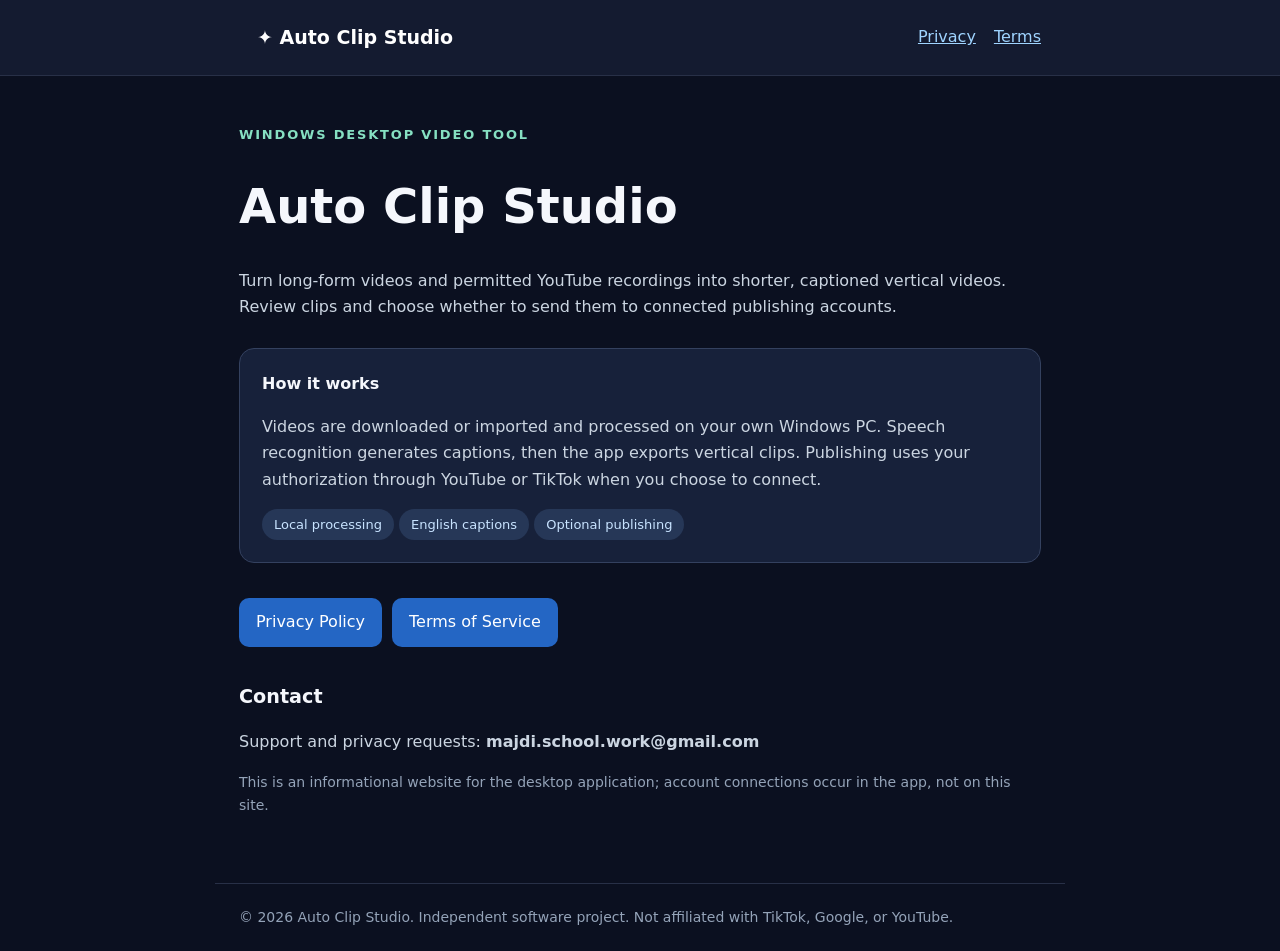
<file: index.html>
<!doctype html><html lang="en"><head><meta charset="UTF-8"><meta name="viewport" content="width=device-width, initial-scale=1"><meta name="robots" content="index, follow"><title>Auto Clip Studio | Auto Clip Studio</title><meta name="description" content="Auto Clip Studio for Auto Clip Studio, a local Windows video clipping and publishing application."><link rel="stylesheet" href="style.css"></head><body><header><nav><a class="brand" href="index.html">✦ Auto Clip Studio</a><span><a href="privacy.html">Privacy</a><a href="terms.html">Terms</a></span></nav></header><main><div class="eyebrow">Windows desktop video tool</div><h1>Auto Clip Studio</h1><p>Turn long-form videos and permitted YouTube recordings into shorter, captioned vertical videos. Review clips and choose whether to send them to connected publishing accounts.</p><div class="panel"><strong>How it works</strong><p>Videos are downloaded or imported and processed on your own Windows PC. Speech recognition generates captions, then the app exports vertical clips. Publishing uses your authorization through YouTube or TikTok when you choose to connect.</p><span class="pill">Local processing</span> <span class="pill">English captions</span> <span class="pill">Optional publishing</span></div><a class="btn" href="privacy.html">Privacy Policy</a><a class="btn" href="terms.html">Terms of Service</a><h2>Contact</h2><p>Support and privacy requests: <strong>majdi.school.work@gmail.com</strong></p><p class="muted">This is an informational website for the desktop application; account connections occur in the app, not on this site.</p></main><footer>© 2026 Auto Clip Studio. Independent software project. Not affiliated with TikTok, Google, or YouTube.</footer></body></html>
</file>
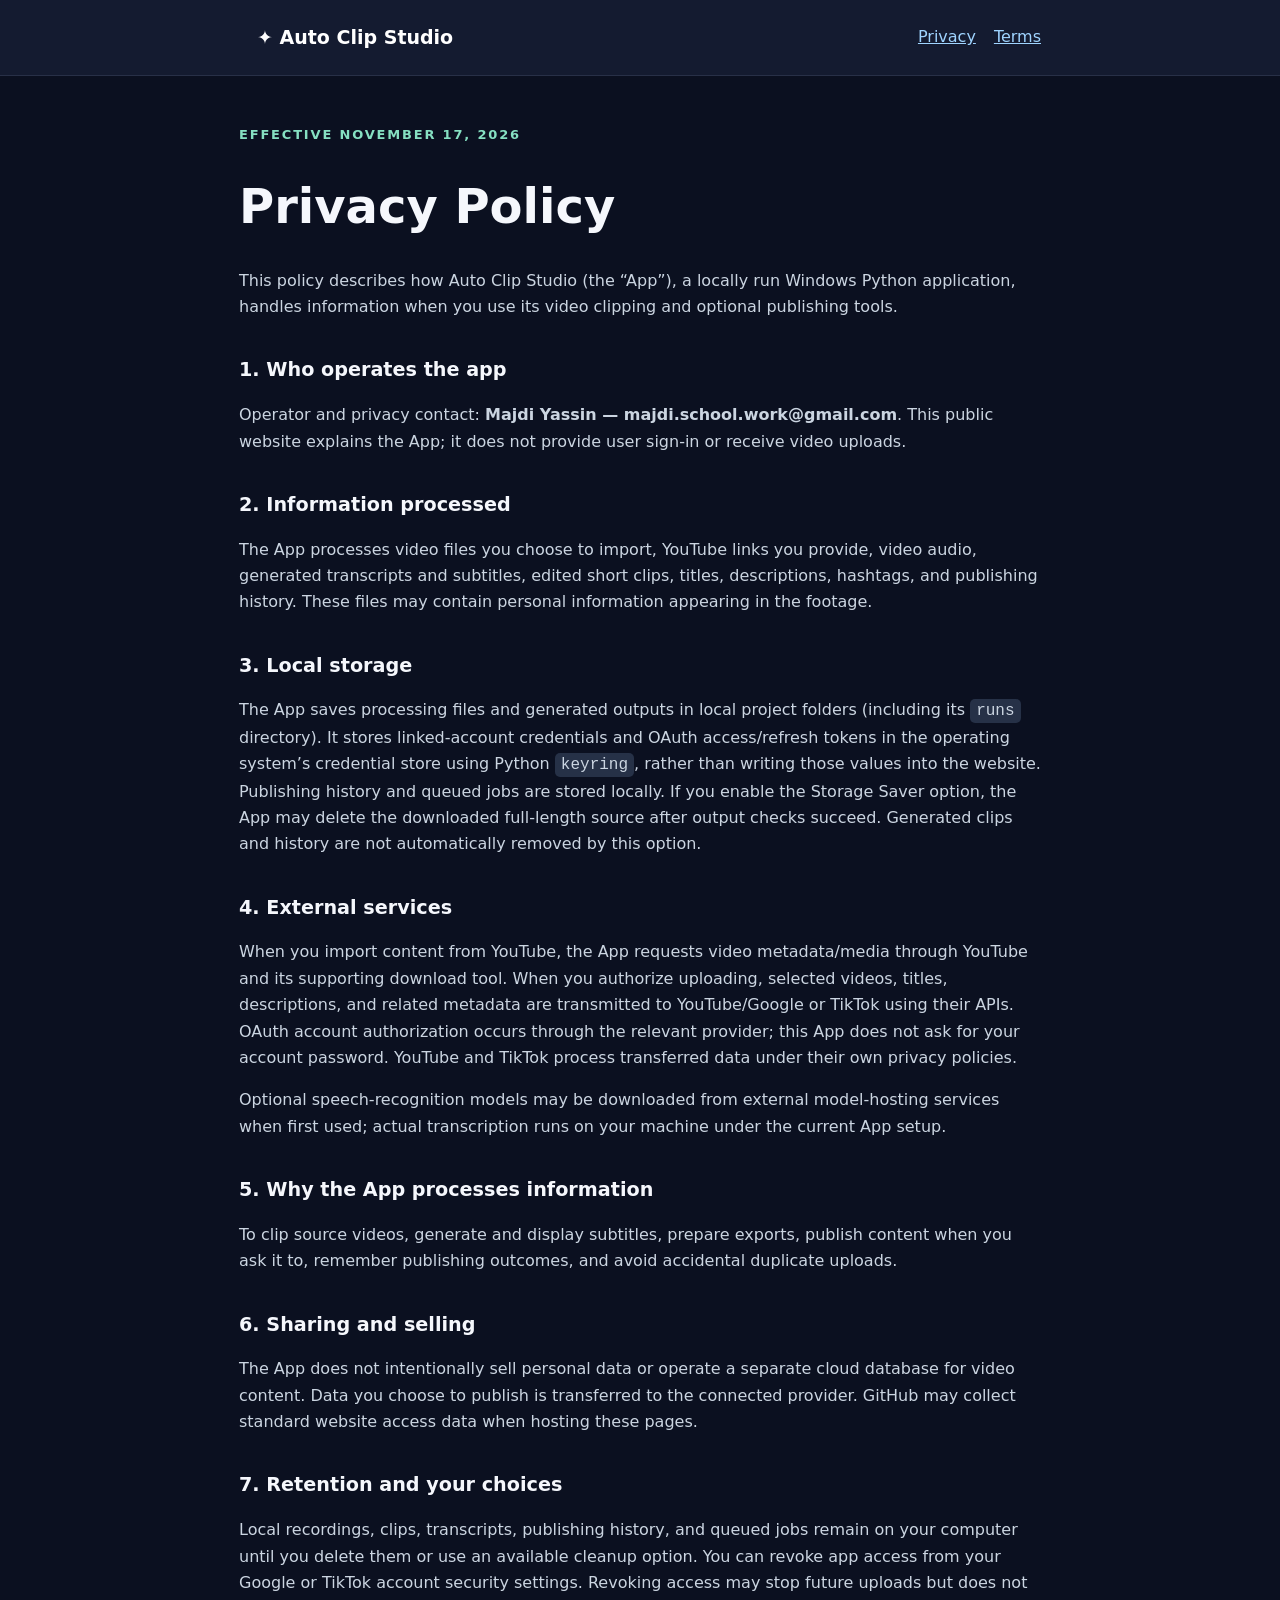
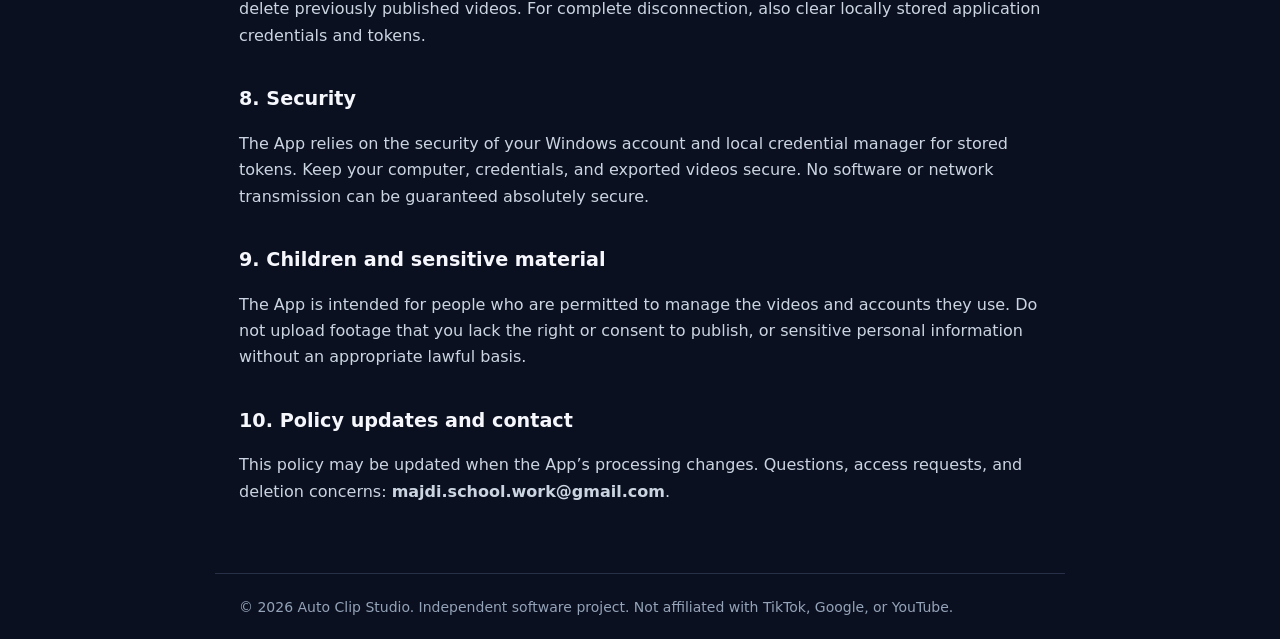
<file: privacy.html>
<!doctype html><html lang="en"><head><meta charset="UTF-8"><meta name="viewport" content="width=device-width, initial-scale=1"><meta name="robots" content="index, follow"><title>Privacy Policy | Auto Clip Studio</title><meta name="description" content="Privacy Policy for Auto Clip Studio, a local Windows video clipping and publishing application."><link rel="stylesheet" href="style.css"></head><body><header><nav><a class="brand" href="index.html">✦ Auto Clip Studio</a><span><a href="privacy.html">Privacy</a><a href="terms.html">Terms</a></span></nav></header><main><div class="eyebrow">Effective November 17, 2026</div><h1>Privacy Policy</h1><p>This policy describes how Auto Clip Studio (the “App”), a locally run Windows Python application, handles information when you use its video clipping and optional publishing tools.</p><h2>1. Who operates the app</h2><p>Operator and privacy contact: <strong>Majdi Yassin — majdi.school.work@gmail.com</strong>. This public website explains the App; it does not provide user sign-in or receive video uploads.</p><h2>2. Information processed</h2><p>The App processes video files you choose to import, YouTube links you provide, video audio, generated transcripts and subtitles, edited short clips, titles, descriptions, hashtags, and publishing history. These files may contain personal information appearing in the footage.</p><h2>3. Local storage</h2><p>The App saves processing files and generated outputs in local project folders (including its <code>runs</code> directory). It stores linked-account credentials and OAuth access/refresh tokens in the operating system’s credential store using Python <code>keyring</code>, rather than writing those values into the website. Publishing history and queued jobs are stored locally. If you enable the Storage Saver option, the App may delete the downloaded full-length source after output checks succeed. Generated clips and history are not automatically removed by this option.</p><h2>4. External services</h2><p>When you import content from YouTube, the App requests video metadata/media through YouTube and its supporting download tool. When you authorize uploading, selected videos, titles, descriptions, and related metadata are transmitted to YouTube/Google or TikTok using their APIs. OAuth account authorization occurs through the relevant provider; this App does not ask for your account password. YouTube and TikTok process transferred data under their own privacy policies.</p><p>Optional speech-recognition models may be downloaded from external model-hosting services when first used; actual transcription runs on your machine under the current App setup.</p><h2>5. Why the App processes information</h2><p>To clip source videos, generate and display subtitles, prepare exports, publish content when you ask it to, remember publishing outcomes, and avoid accidental duplicate uploads.</p><h2>6. Sharing and selling</h2><p>The App does not intentionally sell personal data or operate a separate cloud database for video content. Data you choose to publish is transferred to the connected provider. GitHub may collect standard website access data when hosting these pages.</p><h2>7. Retention and your choices</h2><p>Local recordings, clips, transcripts, publishing history, and queued jobs remain on your computer until you delete them or use an available cleanup option. You can revoke app access from your Google or TikTok account security settings. Revoking access may stop future uploads but does not delete previously published videos. For complete disconnection, also clear locally stored application credentials and tokens.</p><h2>8. Security</h2><p>The App relies on the security of your Windows account and local credential manager for stored tokens. Keep your computer, credentials, and exported videos secure. No software or network transmission can be guaranteed absolutely secure.</p><h2>9. Children and sensitive material</h2><p>The App is intended for people who are permitted to manage the videos and accounts they use. Do not upload footage that you lack the right or consent to publish, or sensitive personal information without an appropriate lawful basis.</p><h2>10. Policy updates and contact</h2><p>This policy may be updated when the App’s processing changes. Questions, access requests, and deletion concerns: <strong>majdi.school.work@gmail.com</strong>.</p></main><footer>© 2026 Auto Clip Studio. Independent software project. Not affiliated with TikTok, Google, or YouTube.</footer></body></html>
</file>
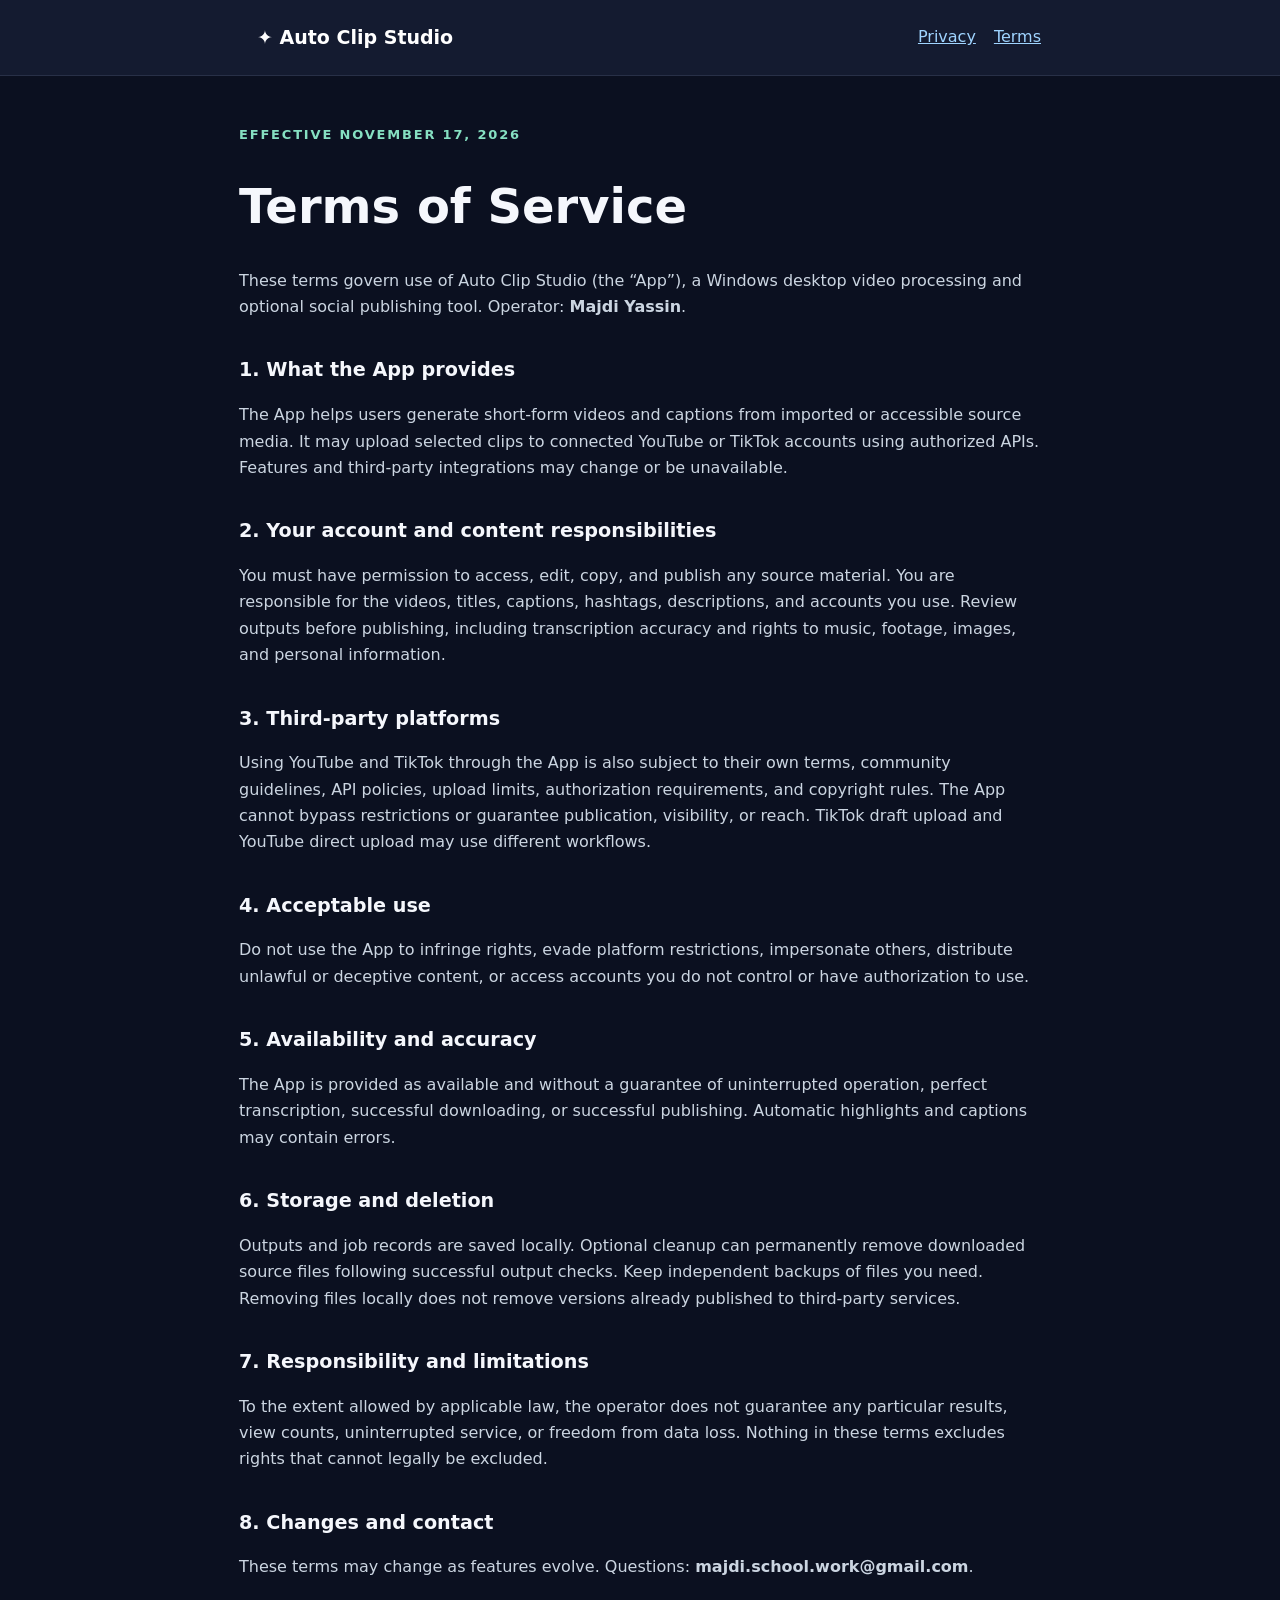
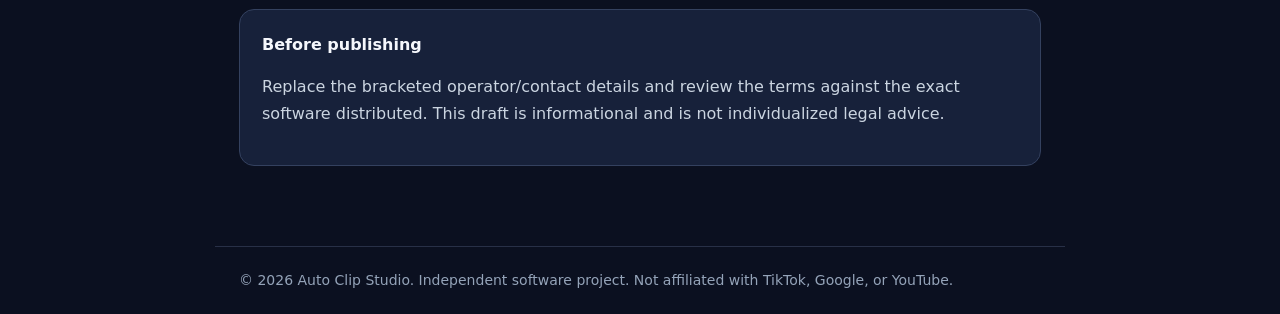
<file: terms.html>
<!doctype html><html lang="en"><head><meta charset="UTF-8"><meta name="viewport" content="width=device-width, initial-scale=1"><meta name="robots" content="index, follow"><title>Terms of Service | Auto Clip Studio</title><meta name="description" content="Terms of Service for Auto Clip Studio, a local Windows video clipping and publishing application."><link rel="stylesheet" href="style.css"></head><body><header><nav><a class="brand" href="index.html">✦ Auto Clip Studio</a><span><a href="privacy.html">Privacy</a><a href="terms.html">Terms</a></span></nav></header><main><div class="eyebrow">Effective November 17, 2026</div><h1>Terms of Service</h1><p>These terms govern use of Auto Clip Studio (the “App”), a Windows desktop video processing and optional social publishing tool. Operator: <strong>Majdi Yassin</strong>.</p><h2>1. What the App provides</h2><p>The App helps users generate short-form videos and captions from imported or accessible source media. It may upload selected clips to connected YouTube or TikTok accounts using authorized APIs. Features and third-party integrations may change or be unavailable.</p><h2>2. Your account and content responsibilities</h2><p>You must have permission to access, edit, copy, and publish any source material. You are responsible for the videos, titles, captions, hashtags, descriptions, and accounts you use. Review outputs before publishing, including transcription accuracy and rights to music, footage, images, and personal information.</p><h2>3. Third-party platforms</h2><p>Using YouTube and TikTok through the App is also subject to their own terms, community guidelines, API policies, upload limits, authorization requirements, and copyright rules. The App cannot bypass restrictions or guarantee publication, visibility, or reach. TikTok draft upload and YouTube direct upload may use different workflows.</p><h2>4. Acceptable use</h2><p>Do not use the App to infringe rights, evade platform restrictions, impersonate others, distribute unlawful or deceptive content, or access accounts you do not control or have authorization to use.</p><h2>5. Availability and accuracy</h2><p>The App is provided as available and without a guarantee of uninterrupted operation, perfect transcription, successful downloading, or successful publishing. Automatic highlights and captions may contain errors.</p><h2>6. Storage and deletion</h2><p>Outputs and job records are saved locally. Optional cleanup can permanently remove downloaded source files following successful output checks. Keep independent backups of files you need. Removing files locally does not remove versions already published to third-party services.</p><h2>7. Responsibility and limitations</h2><p>To the extent allowed by applicable law, the operator does not guarantee any particular results, view counts, uninterrupted service, or freedom from data loss. Nothing in these terms excludes rights that cannot legally be excluded.</p><h2>8. Changes and contact</h2><p>These terms may change as features evolve. Questions: <strong>majdi.school.work@gmail.com</strong>.</p><div class="panel"><strong>Before publishing</strong><p>Replace the bracketed operator/contact details and review the terms against the exact software distributed. This draft is informational and is not individualized legal advice.</p></div></main><footer>© 2026 Auto Clip Studio. Independent software project. Not affiliated with TikTok, Google, or YouTube.</footer></body></html>
</file>
<file: style.css>
*{box-sizing:border-box}body{margin:0;background:#0b1020;color:#f5f7fc;font:16px/1.65 system-ui,-apple-system,Segoe UI,Arial,sans-serif}a{color:#9fd4ff}header{border-bottom:1px solid #283047;background:#141b30}nav,main,footer{max-width:850px;margin:auto;padding:22px 24px}nav{display:flex;justify-content:space-between;gap:20px;align-items:center}nav a{margin-left:18px}.brand{font-size:19px;font-weight:800;color:#fff;text-decoration:none}main{padding-top:48px;padding-bottom:52px}h1{font-size:clamp(2rem,5vw,3rem);line-height:1.2}h2{font-size:1.2rem;margin-top:34px}p,li{color:#cbd5e1}.eyebrow{color:#86e0c2;font-size:13px;text-transform:uppercase;letter-spacing:.14em;font-weight:700}.muted,footer{color:#94a3b8;font-size:14px}.panel{background:#17213a;border:1px solid #34415f;padding:22px;border-radius:15px;margin:28px 0}.pill{display:inline-block;background:#263757;padding:5px 12px;border-radius:20px;color:#c8e3ff;font-size:13px}.btn{display:inline-block;padding:11px 17px;color:white;text-decoration:none;border-radius:10px;background:#2466c4;margin:7px 10px 0 0}footer{border-top:1px solid #283047}code{background:#263147;padding:3px 6px;border-radius:5px}
</file>
